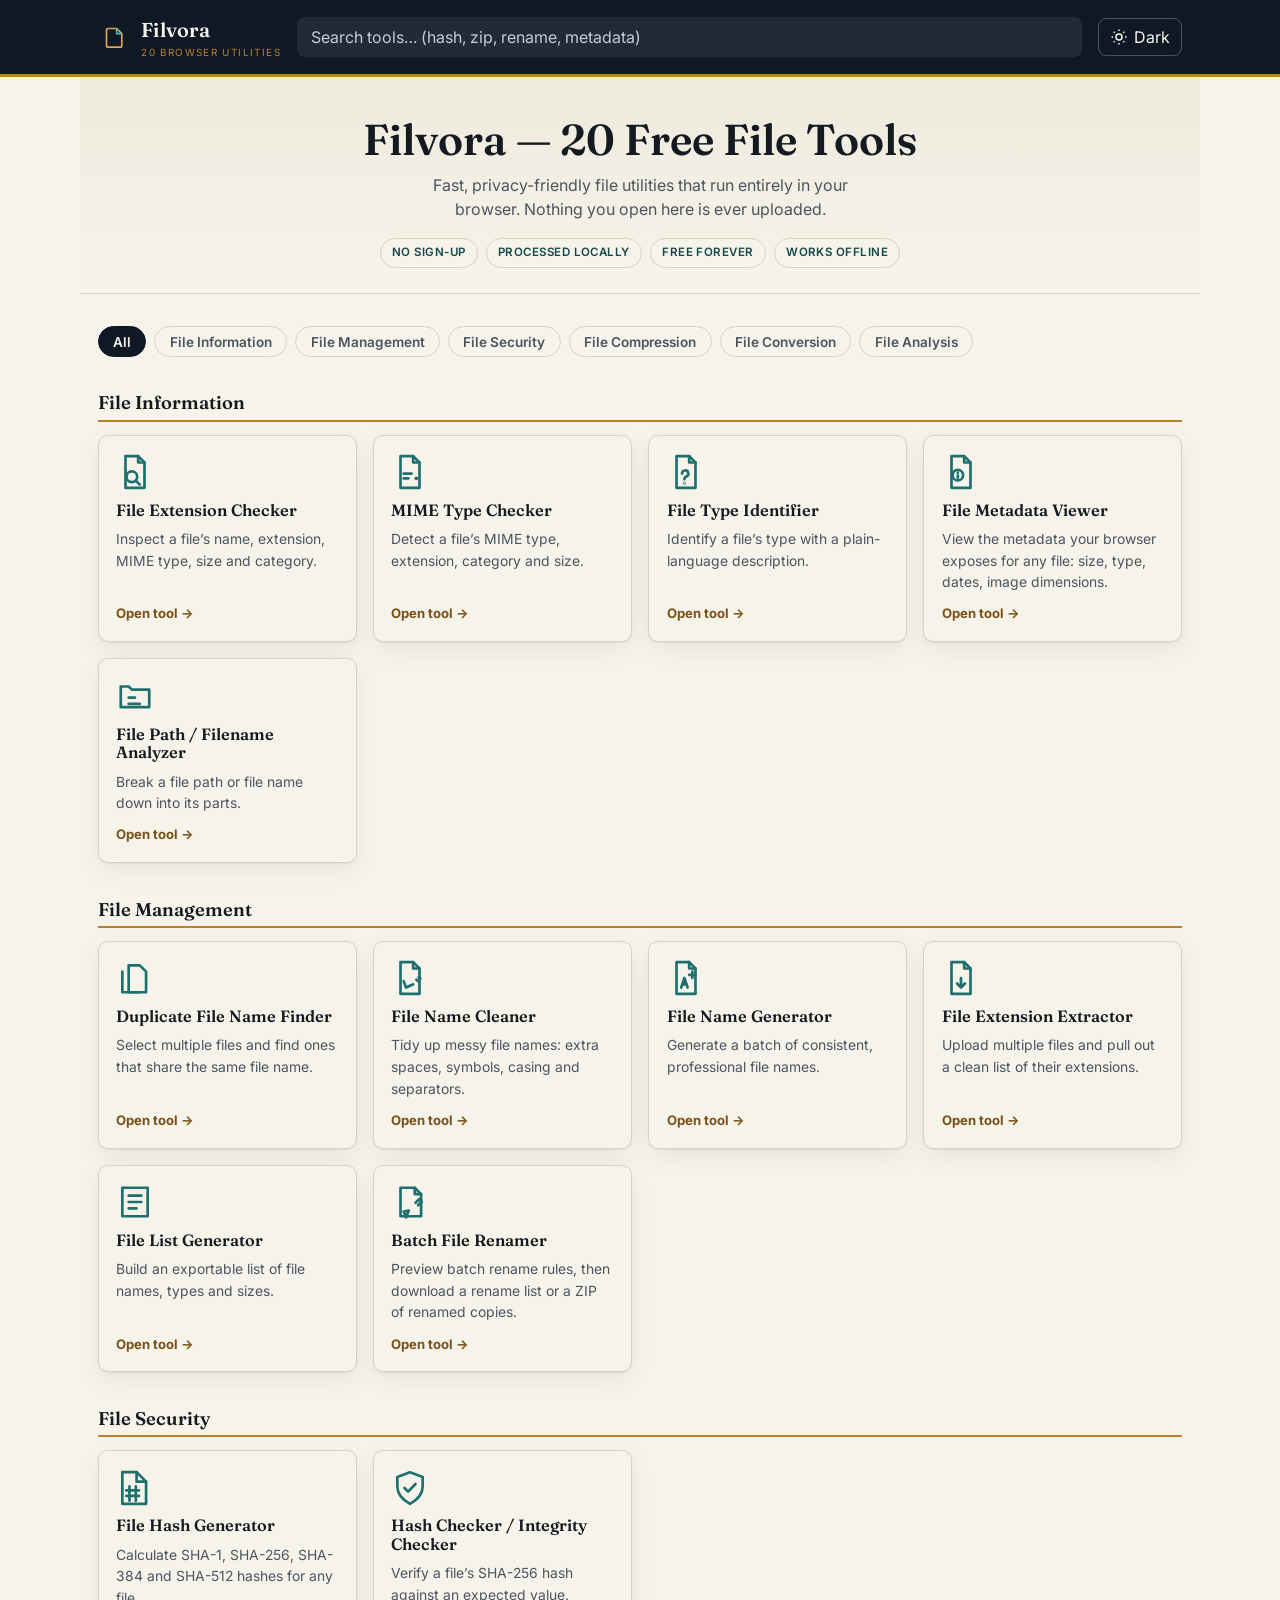
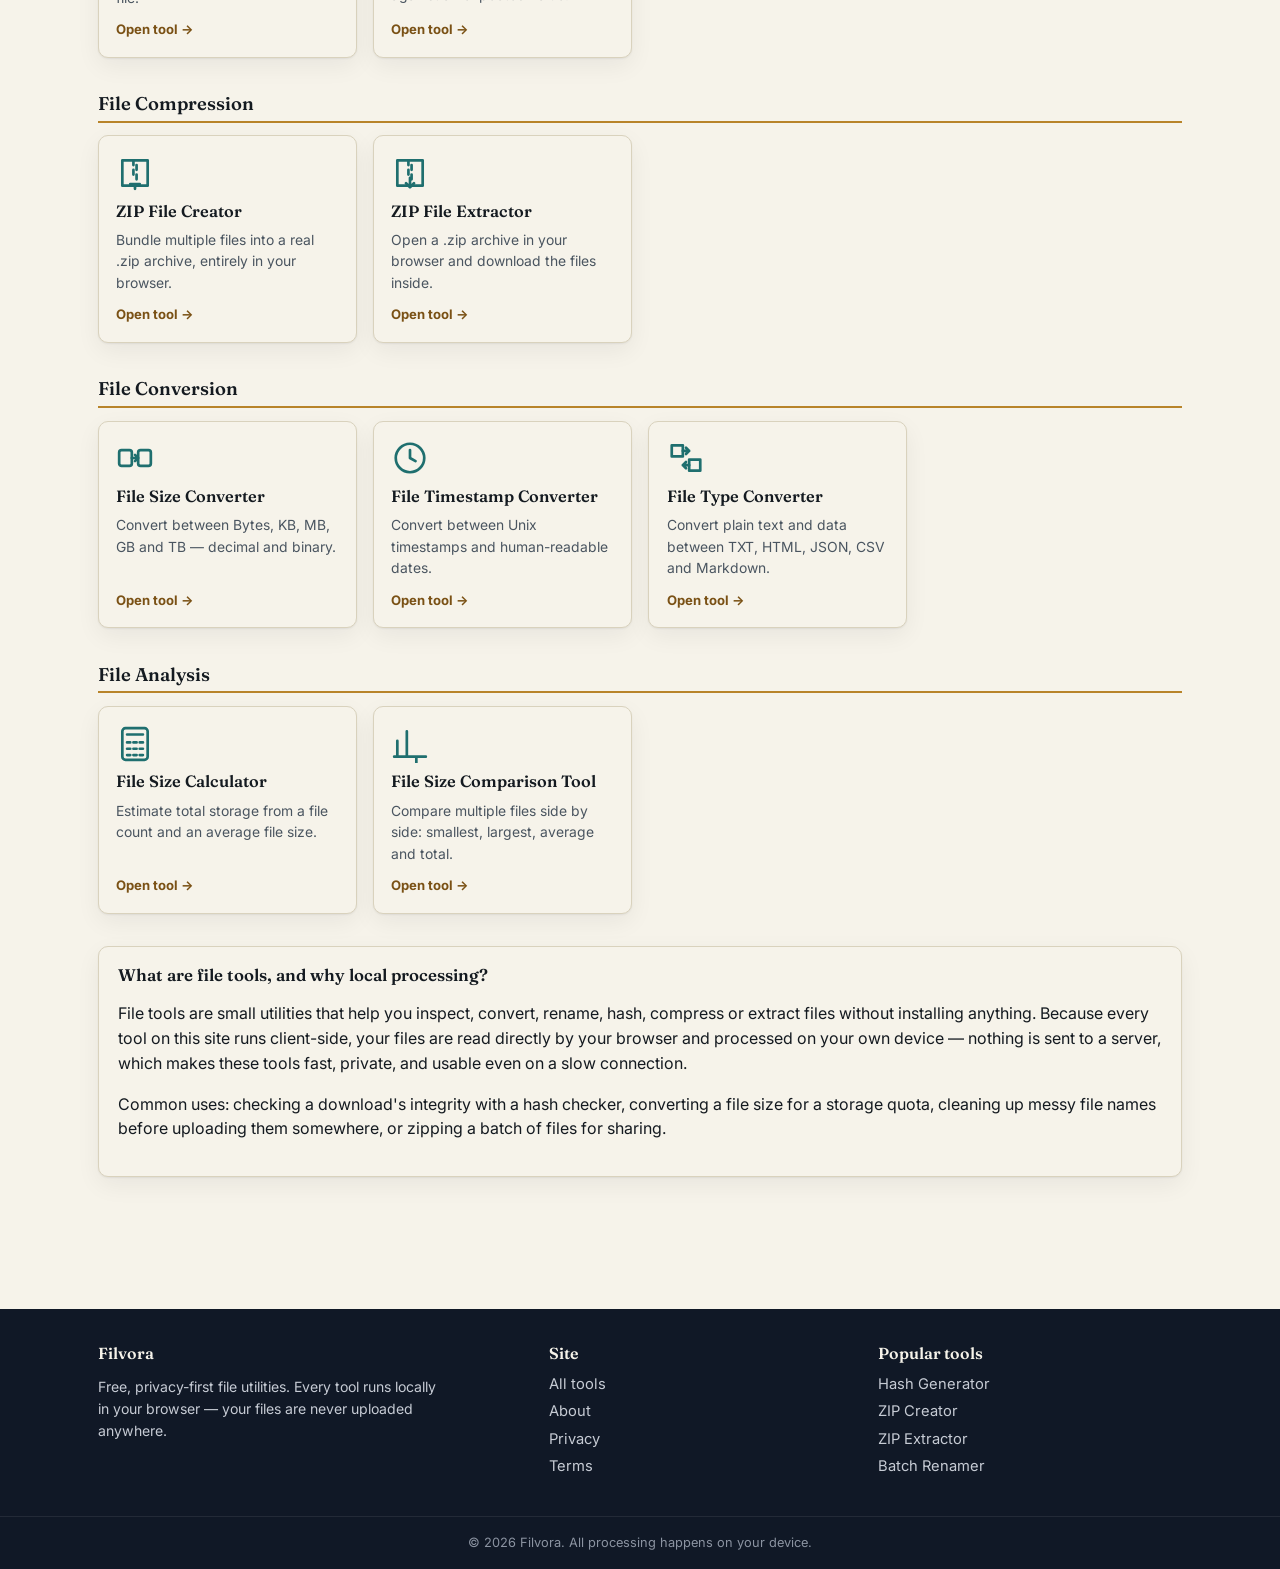
<file: index.html>
<!doctype html>
<html lang="en" data-theme="light">
<head>
<meta charset="UTF-8">
<meta name="viewport" content="width=device-width, initial-scale=1, viewport-fit=cover">
<title>Filvora — 20 Free Online File Utilities</title>
<meta name="description" content="20 free, privacy-friendly file utilities that run entirely in your browser: hash generator, ZIP creator, file size converter, metadata viewer, batch renamer and more. No uploads, no signup.">
<link rel="canonical" href="https://kcm2112007.github.io/Filvora/">
<meta name="theme-color" content="#101826">
<meta name="robots" content="index, follow">

<meta property="og:type" content="website">
<meta property="og:title" content="Filvora — 20 Free Online File Utilities">
<meta property="og:description" content="Client-side file utilities: hashing, ZIP, size conversion, renaming, metadata and more — processed locally in your browser.">
<meta property="og:url" content="https://kcm2112007.github.io/Filvora/">
<meta property="og:image" content="https://kcm2112007.github.io/Filvora/assets/favicon.svg">

<meta name="twitter:card" content="summary_large_image">
<meta name="twitter:title" content="Filvora — 20 Free Online File Utilities">
<meta name="twitter:description" content="20 client-side file utilities. Nothing leaves your browser.">

<link rel="icon" type="image/svg+xml" href="assets/favicon.svg">
<link rel="preconnect" href="https://fonts.googleapis.com">
<link rel="preconnect" href="https://fonts.gstatic.com" crossorigin>
<link href="https://fonts.googleapis.com/css2?family=Fraunces:opsz,wght@9..144,500;9..144,600;9..144,700&family=Inter:wght@400;500;600;700&family=IBM+Plex+Mono:wght@400;500;600&display=swap" rel="stylesheet">
<link rel="stylesheet" href="style.css">

<script type="application/ld+json">
{
  "@context": "https://schema.org",
  "@type": "WebApplication",
  "name": "Filvora",
  "applicationCategory": "UtilitiesApplication",
  "operatingSystem": "Any (browser-based)",
  "offers": {"@type": "Offer", "price": "0", "priceCurrency": "USD"},
  "description": "20 free client-side file utilities: converters, hash generators, ZIP tools, metadata viewers and more."
}
</script>
</head>
<body>

<a class="visually-hidden" href="#main-content">Skip to content</a>

<header class="site-header">
  <div class="header-inner">
    <a class="brand" href="#/" aria-label="Filvora home">
      <svg class="brand-mark" viewBox="0 0 40 40" fill="none" xmlns="http://www.w3.org/2000/svg" aria-hidden="true">
        <rect x="2" y="2" width="36" height="36" rx="8" fill="#101826"/>
        <path d="M12 10h10l6 6v14a2 2 0 0 1-2 2H12a2 2 0 0 1-2-2V12a2 2 0 0 1 2-2z" stroke="#d9a856" stroke-width="2" fill="none"/>
        <path d="M22 10v6h6" stroke="#4fb6b6" stroke-width="2" fill="none"/>
      </svg>
      <span class="brand-text">Filvora<small>20 browser utilities</small></span>
    </a>
    <div class="header-search">
      <label class="visually-hidden" for="global-search">Search tools</label>
      <input id="global-search" type="search" placeholder="Search tools… (hash, zip, rename, metadata)" autocomplete="off">
    </div>
    <button class="theme-toggle" id="theme-toggle" type="button" aria-pressed="false">
      <svg id="theme-icon" width="18" height="18" viewBox="0 0 24 24" fill="none" stroke="currentColor" stroke-width="2" aria-hidden="true"><circle cx="12" cy="12" r="4"/><path d="M12 2v2M12 20v2M4.9 4.9l1.4 1.4M17.7 17.7l1.4 1.4M2 12h2M20 12h2M4.9 19.1l1.4-1.4M17.7 6.3l1.4-1.4"/></svg>
      <span id="theme-label">Dark</span>
    </button>
  </div>
</header>

<main id="main-content"><div id="view"></div></main>

<footer class="site-footer">
  <div class="footer-inner">
    <div>
      <h3>Filvora</h3>
      <p style="color:#c6cbd4;font-size:.88rem;max-width:38ch">Free, privacy-first file utilities. Every tool runs locally in your browser — your files are never uploaded anywhere.</p>
    </div>
    <div>
      <h3>Site</h3>
      <a href="#/">All tools</a>
      <a href="#/about">About</a>
      <a href="#/privacy">Privacy</a>
      <a href="#/terms">Terms</a>
    </div>
    <div>
      <h3>Popular tools</h3>
      <a href="#/hash-generator">Hash Generator</a>
      <a href="#/zip-creator">ZIP Creator</a>
      <a href="#/zip-extractor">ZIP Extractor</a>
      <a href="#/batch-renamer">Batch Renamer</a>
    </div>
  </div>
  <div class="footer-bottom">© 2026 Filvora. All processing happens on your device.</div>
</footer>

<script src="script.js"></script>
</body>
</html>
</file>
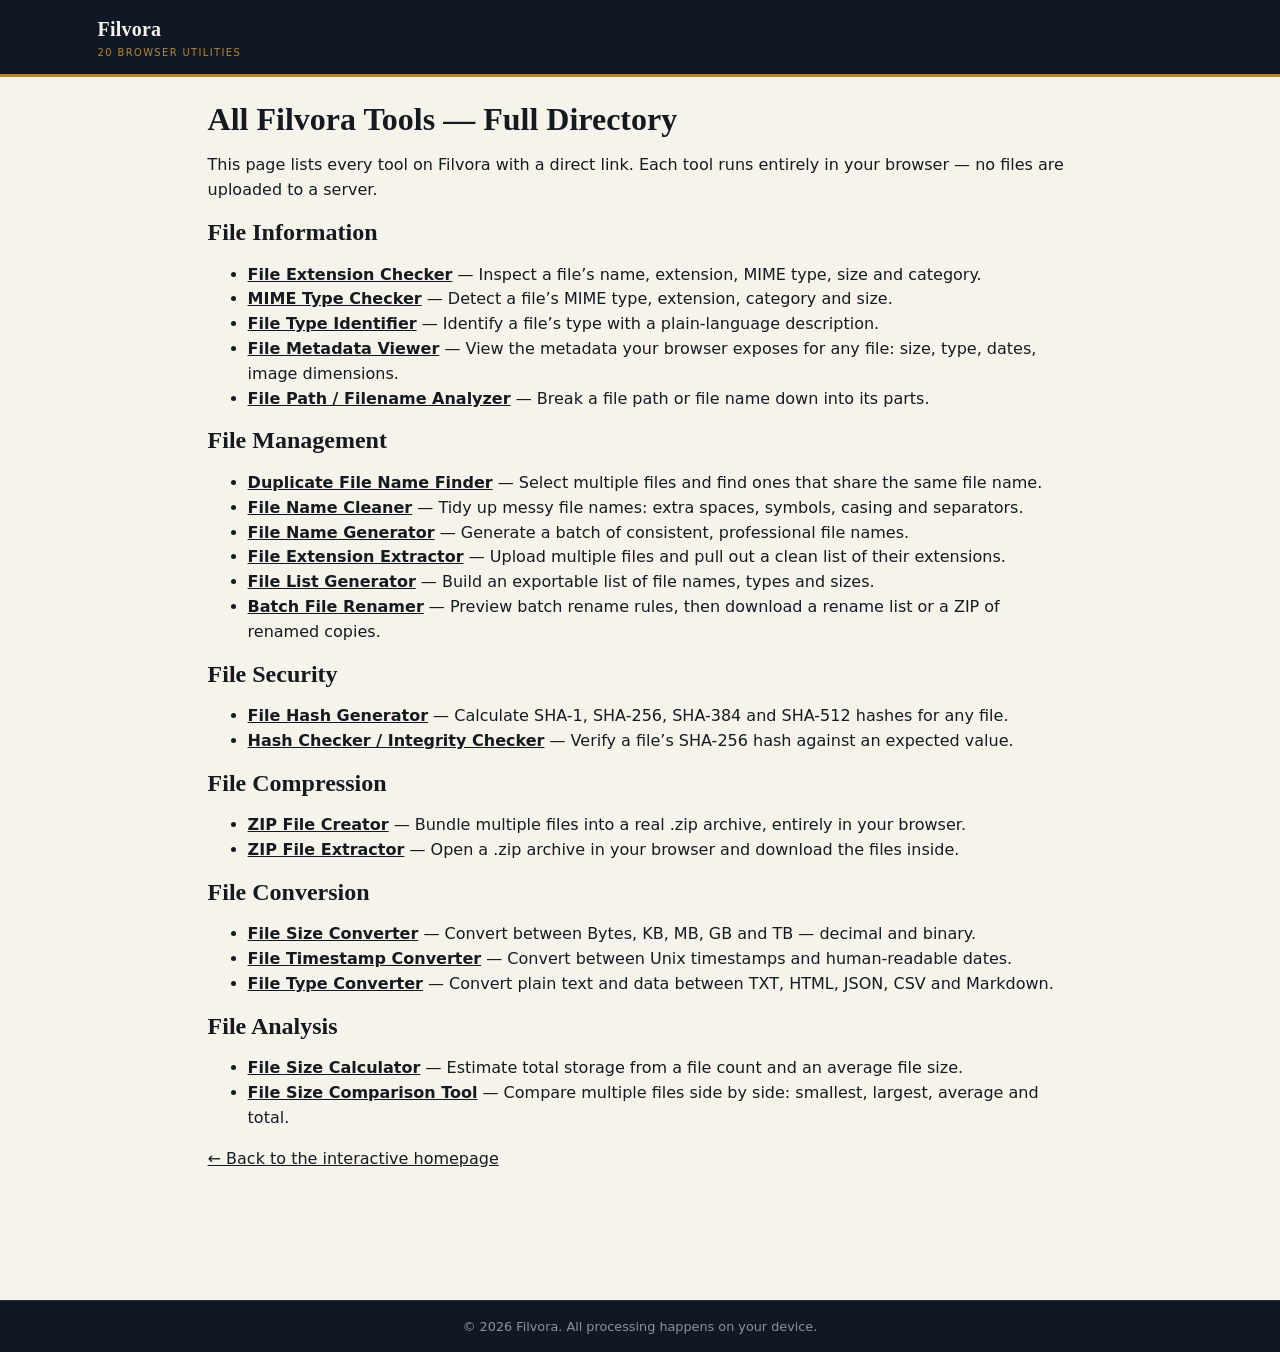
<file: seo.html>
<!doctype html>
<html lang="en">
<head>
<meta charset="UTF-8">
<meta name="viewport" content="width=device-width, initial-scale=1">
<title>All 20 Filvora Tools — Full Directory</title>
<meta name="description" content="Full directory of all 20 Filvora utilities, organized by category: file information, management, security, compression and conversion.">
<link rel="canonical" href="https://kcm2112007.github.io/Filvora/seo.html">
<link rel="icon" type="image/svg+xml" href="assets/favicon.svg">
<link rel="stylesheet" href="style.css">
</head>
<body>
<header class="site-header">
  <div class="header-inner">
    <a class="brand" href="index.html"><span class="brand-text">Filvora<small>20 browser utilities</small></span></a>
  </div>
</header>
<main style="max-width:900px;margin:0 auto;padding:1.5rem 1.1rem 4rem">
  <h1>All Filvora Tools — Full Directory</h1>
  <p>This page lists every tool on Filvora with a direct link. Each tool runs entirely in your browser — no files are uploaded to a server.</p>
  
    <h2>File Information</h2>
    <ul>
      <li><a href="index.html#/extension-checker"><strong>File Extension Checker</strong></a> — Inspect a file’s name, extension, MIME type, size and category.</li>
      <li><a href="index.html#/mime-checker"><strong>MIME Type Checker</strong></a> — Detect a file’s MIME type, extension, category and size.</li>
      <li><a href="index.html#/type-identifier"><strong>File Type Identifier</strong></a> — Identify a file’s type with a plain-language description.</li>
      <li><a href="index.html#/metadata-viewer"><strong>File Metadata Viewer</strong></a> — View the metadata your browser exposes for any file: size, type, dates, image dimensions.</li>
      <li><a href="index.html#/path-analyzer"><strong>File Path / Filename Analyzer</strong></a> — Break a file path or file name down into its parts.</li>
    </ul>

    <h2>File Management</h2>
    <ul>
      <li><a href="index.html#/duplicate-finder"><strong>Duplicate File Name Finder</strong></a> — Select multiple files and find ones that share the same file name.</li>
      <li><a href="index.html#/filename-cleaner"><strong>File Name Cleaner</strong></a> — Tidy up messy file names: extra spaces, symbols, casing and separators.</li>
      <li><a href="index.html#/filename-generator"><strong>File Name Generator</strong></a> — Generate a batch of consistent, professional file names.</li>
      <li><a href="index.html#/extension-extractor"><strong>File Extension Extractor</strong></a> — Upload multiple files and pull out a clean list of their extensions.</li>
      <li><a href="index.html#/file-list-generator"><strong>File List Generator</strong></a> — Build an exportable list of file names, types and sizes.</li>
      <li><a href="index.html#/batch-renamer"><strong>Batch File Renamer</strong></a> — Preview batch rename rules, then download a rename list or a ZIP of renamed copies.</li>
    </ul>

    <h2>File Security</h2>
    <ul>
      <li><a href="index.html#/hash-generator"><strong>File Hash Generator</strong></a> — Calculate SHA-1, SHA-256, SHA-384 and SHA-512 hashes for any file.</li>
      <li><a href="index.html#/hash-checker"><strong>Hash Checker / Integrity Checker</strong></a> — Verify a file’s SHA-256 hash against an expected value.</li>
    </ul>

    <h2>File Compression</h2>
    <ul>
      <li><a href="index.html#/zip-creator"><strong>ZIP File Creator</strong></a> — Bundle multiple files into a real .zip archive, entirely in your browser.</li>
      <li><a href="index.html#/zip-extractor"><strong>ZIP File Extractor</strong></a> — Open a .zip archive in your browser and download the files inside.</li>
    </ul>

    <h2>File Conversion</h2>
    <ul>
      <li><a href="index.html#/size-converter"><strong>File Size Converter</strong></a> — Convert between Bytes, KB, MB, GB and TB — decimal and binary.</li>
      <li><a href="index.html#/timestamp-converter"><strong>File Timestamp Converter</strong></a> — Convert between Unix timestamps and human-readable dates.</li>
      <li><a href="index.html#/type-converter"><strong>File Type Converter</strong></a> — Convert plain text and data between TXT, HTML, JSON, CSV and Markdown.</li>
    </ul>

    <h2>File Analysis</h2>
    <ul>
      <li><a href="index.html#/size-calculator"><strong>File Size Calculator</strong></a> — Estimate total storage from a file count and an average file size.</li>
      <li><a href="index.html#/size-comparison"><strong>File Size Comparison Tool</strong></a> — Compare multiple files side by side: smallest, largest, average and total.</li>
    </ul>

  <p><a href="index.html">&larr; Back to the interactive homepage</a></p>
</main>
<footer class="site-footer"><div class="footer-bottom">© 2026 Filvora. All processing happens on your device.</div></footer>
</body>
</html>
</file>
<file: style.css>
/* =========================================================
   FILE TOOLS — Ledger / Editorial design system
   Fraunces (display) + Inter (body) + IBM Plex Mono (data)
   ========================================================= */

:root{
  --paper:#f6f3ea;
  --paper-2:#eeeadd;
  --ink:#141a20;
  --ink-soft:#4a5560;
  --navy:#101826;
  --navy-2:#182234;
  --line:#d9d2bd;
  --amber:#b8842a;
  --amber-ink:#7a5115;
  --teal:#1f6f6f;
  --teal-ink:#134949;
  --ok:#1f6f4a;
  --err:#a3372a;
  --radius:10px;
  --shadow:0 1px 2px rgba(16,24,38,.06), 0 8px 24px rgba(16,24,38,.06);
  --mono:'IBM Plex Mono',ui-monospace,Menlo,Consolas,monospace;
  --display:'Fraunces',Georgia,serif;
  --body:'Inter',system-ui,-apple-system,Segoe UI,sans-serif;
}

[data-theme="dark"]{
  --paper:#0e1420;
  --paper-2:#141c2b;
  --ink:#eae6da;
  --ink-soft:#a9b2bd;
  --navy:#0a0f18;
  --navy-2:#131c2c;
  --line:#293346;
  --amber:#d9a856;
  --amber-ink:#f0c987;
  --teal:#4fb6b6;
  --teal-ink:#8fd6d6;
  --ok:#4fbf8c;
  --err:#e0685a;
  --shadow:0 1px 2px rgba(0,0,0,.3), 0 8px 24px rgba(0,0,0,.35);
}

*,*::before,*::after{box-sizing:border-box}
html{scroll-behavior:smooth}
body{
  margin:0;
  background:var(--paper);
  color:var(--ink);
  font-family:var(--body);
  line-height:1.55;
  -webkit-font-smoothing:antialiased;
}
img,svg{display:block;max-width:100%}
a{color:inherit}
button,input,select,textarea{font-family:inherit;font-size:1rem;color:inherit}
h1,h2,h3{font-family:var(--display);font-weight:600;line-height:1.15;margin:0 0 .5rem}
code,.mono,.num{font-family:var(--mono)}
.visually-hidden{position:absolute;width:1px;height:1px;overflow:hidden;clip:rect(0 0 0 0);white-space:nowrap}
:focus-visible{outline:3px solid var(--teal);outline-offset:2px}

/* ---------- layout shell ---------- */
.site-header{
  background:var(--navy);
  color:var(--paper);
  position:sticky;top:0;z-index:40;
  border-bottom:3px solid var(--amber);
}
.header-inner{
  max-width:1120px;margin:0 auto;padding:.85rem 1.1rem;
  display:flex;align-items:center;gap:1rem;flex-wrap:wrap;
}
.brand{display:flex;align-items:center;gap:.6rem;text-decoration:none;color:var(--paper)}
.brand-mark{width:34px;height:34px;flex:0 0 auto}
.brand-text{font-family:var(--display);font-weight:600;font-size:1.25rem;letter-spacing:.01em}
.brand-text small{display:block;font-family:var(--body);font-weight:400;font-size:.62rem;letter-spacing:.14em;text-transform:uppercase;color:var(--amber)}

.header-search{flex:1 1 240px;min-width:0}
.header-search input{
  width:100%;padding:.55rem .8rem;border-radius:8px;border:1px solid transparent;
  background:rgba(255,255,255,.08);color:var(--paper);
}
.header-search input::placeholder{color:#c6cbd4}
.header-search input:focus{background:var(--paper);color:var(--ink);outline:2px solid var(--amber)}

.theme-toggle{
  border:1px solid rgba(255,255,255,.25);background:transparent;color:var(--paper);
  border-radius:8px;padding:.5rem .7rem;cursor:pointer;display:flex;gap:.4rem;align-items:center;
}
.theme-toggle:hover{border-color:var(--amber)}

main{max-width:1120px;margin:0 auto;padding:1.5rem 1.1rem 4rem}

.site-footer{background:var(--navy);color:#c6cbd4;margin-top:3rem}
.footer-inner{max-width:1120px;margin:0 auto;padding:2.2rem 1.1rem;display:grid;gap:1.6rem;grid-template-columns:1.4fr 1fr 1fr}
.footer-inner h3{color:var(--paper);font-size:1rem}
.footer-inner a{display:block;color:#c6cbd4;text-decoration:none;padding:.15rem 0;font-size:.92rem}
.footer-inner a:hover{color:var(--amber)}
.footer-bottom{text-align:center;padding:1rem;font-size:.8rem;color:#8b93a1;border-top:1px solid rgba(255,255,255,.08)}
@media (max-width:640px){.footer-inner{grid-template-columns:1fr}}

/* ---------- home / hero ---------- */
.hero{
  text-align:center;padding:2.4rem 1rem 1.6rem;
  background:linear-gradient(180deg,var(--paper-2),transparent);
  border-bottom:1px solid var(--line);margin:-1.5rem -1.1rem 2rem;
}
.hero h1{font-size:clamp(1.8rem,4vw,2.7rem)}
.hero p{color:var(--ink-soft);max-width:46ch;margin:.4rem auto 0}
.hero-badges{display:flex;justify-content:center;gap:.5rem;flex-wrap:wrap;margin-top:1rem}
.badge{
  font-size:.72rem;letter-spacing:.04em;text-transform:uppercase;font-weight:600;
  border:1px solid var(--line);border-radius:999px;padding:.3rem .7rem;color:var(--teal-ink);
  background:var(--paper);
}

.category-nav{display:flex;flex-wrap:wrap;gap:.5rem;margin-bottom:1.6rem}
.category-nav button{
  border:1px solid var(--line);background:var(--paper);border-radius:999px;
  padding:.4rem .9rem;font-size:.85rem;cursor:pointer;font-weight:600;color:var(--ink-soft);
}
.category-nav button.active{background:var(--navy);color:var(--paper);border-color:var(--navy)}

.tool-grid{display:grid;grid-template-columns:repeat(auto-fill,minmax(240px,1fr));gap:1rem}
.tool-card{
  background:var(--paper);border:1px solid var(--line);border-radius:var(--radius);
  padding:1.1rem;box-shadow:var(--shadow);display:flex;flex-direction:column;gap:.6rem;
  text-decoration:none;color:inherit;transition:transform .12s ease,border-color .12s ease;
}
.tool-card:hover{transform:translateY(-2px);border-color:var(--amber)}
.tool-icon{width:38px;height:38px;color:var(--teal)}
.tool-card h3{font-size:1.02rem;margin:0}
.tool-card p{margin:0;color:var(--ink-soft);font-size:.87rem;flex:1}
.tool-open{font-size:.82rem;font-weight:700;color:var(--amber-ink);display:flex;align-items:center;gap:.3rem}
.no-results{text-align:center;color:var(--ink-soft);padding:2.5rem 1rem}

.category-heading{
  font-family:var(--display);font-size:1.15rem;margin:2.2rem 0 .8rem;
  padding-bottom:.4rem;border-bottom:2px solid var(--amber);
}

/* ---------- tool page ---------- */
.breadcrumb{font-size:.82rem;color:var(--ink-soft);margin-bottom:.6rem}
.breadcrumb a{color:var(--teal-ink);text-decoration:none}
.breadcrumb a:hover{text-decoration:underline}
.tool-header{margin-bottom:1.4rem}
.tool-header p{color:var(--ink-soft);max-width:65ch}
.back-link{
  display:inline-flex;align-items:center;gap:.35rem;margin-bottom:1rem;
  color:var(--teal-ink);text-decoration:none;font-weight:600;font-size:.9rem;
}

.panel{
  background:var(--paper);border:1px solid var(--line);border-radius:var(--radius);
  padding:1.2rem;box-shadow:var(--shadow);margin-bottom:1.2rem;
}
.panel h2{font-size:1.05rem;margin-bottom:.8rem}

.dropzone{
  border:2px dashed var(--line);border-radius:var(--radius);padding:2rem 1rem;
  text-align:center;cursor:pointer;color:var(--ink-soft);background:var(--paper-2);
  transition:border-color .12s ease,background .12s ease;
}
.dropzone.dragover{border-color:var(--amber);background:rgba(184,132,42,.08);color:var(--ink)}
.dropzone svg{width:34px;height:34px;margin:0 auto .5rem;color:var(--teal)}
.dropzone strong{color:var(--teal-ink)}
.dropzone input[type=file]{display:none}

.file-chip-list{list-style:none;margin:.9rem 0 0;padding:0;display:flex;flex-direction:column;gap:.4rem}
.file-chip{
  display:flex;align-items:center;gap:.6rem;background:var(--paper-2);border:1px solid var(--line);
  border-radius:8px;padding:.45rem .6rem;font-size:.85rem;
}
.file-chip .fc-name{flex:1;overflow:hidden;text-overflow:ellipsis;white-space:nowrap}
.file-chip .fc-size{color:var(--ink-soft);font-family:var(--mono);font-size:.78rem}
.file-chip button{background:none;border:none;color:var(--err);cursor:pointer;font-size:1.1rem;line-height:1;padding:.1rem .3rem}

.field-row{display:flex;flex-wrap:wrap;gap:.8rem;margin-bottom:.8rem}
.field{flex:1 1 160px;display:flex;flex-direction:column;gap:.3rem}
.field label{font-size:.82rem;font-weight:600;color:var(--ink-soft)}
.field input[type=text],.field input[type=number],.field input[type=date],.field select,.field textarea{
  padding:.55rem .7rem;border:1px solid var(--line);border-radius:8px;background:var(--paper);color:var(--ink);width:100%;
}
.field textarea{font-family:var(--mono);font-size:.85rem;min-height:110px;resize:vertical}
.check-row{display:flex;align-items:center;gap:.5rem;font-size:.88rem}
.checks-grid{display:flex;flex-wrap:wrap;gap:.6rem 1.1rem;margin-bottom:.8rem}

.btn{
  border:1px solid var(--navy);background:var(--navy);color:var(--paper);border-radius:8px;
  padding:.6rem 1.1rem;font-weight:700;cursor:pointer;font-size:.9rem;display:inline-flex;
  align-items:center;gap:.4rem;
}
.btn:hover{background:var(--navy-2)}
.btn.secondary{background:var(--paper);color:var(--ink);border-color:var(--line)}
.btn.secondary:hover{border-color:var(--amber)}
.btn.accent{background:var(--amber);border-color:var(--amber);color:#241a08}
.btn[disabled]{opacity:.5;cursor:not-allowed}
.btn-row{display:flex;flex-wrap:wrap;gap:.6rem;margin-top:.9rem}

.result-box{
  background:var(--paper-2);border:1px solid var(--line);border-radius:8px;padding:.9rem;
  font-family:var(--mono);font-size:.85rem;white-space:pre-wrap;word-break:break-word;
}
.result-grid{display:grid;grid-template-columns:repeat(auto-fit,minmax(160px,1fr));gap:.7rem}
.result-item{background:var(--paper-2);border:1px solid var(--line);border-radius:8px;padding:.7rem .8rem}
.result-item .ri-label{font-size:.72rem;text-transform:uppercase;letter-spacing:.05em;color:var(--ink-soft);display:block;margin-bottom:.2rem}
.result-item .ri-value{font-family:var(--mono);font-size:.95rem;word-break:break-all}

table{width:100%;border-collapse:collapse;font-size:.85rem}
th,td{text-align:left;padding:.5rem .6rem;border-bottom:1px solid var(--line)}
th{font-size:.72rem;text-transform:uppercase;letter-spacing:.04em;color:var(--ink-soft)}
.table-wrap{overflow-x:auto}

.status-line{display:flex;align-items:center;gap:.5rem;font-weight:700;padding:.7rem .9rem;border-radius:8px;font-size:.9rem}
.status-match{background:rgba(31,111,74,.12);color:var(--ok)}
.status-nomatch{background:rgba(163,55,42,.12);color:var(--err)}
.status-info{background:rgba(31,111,111,.1);color:var(--teal-ink)}
.status-error{background:rgba(163,55,42,.1);color:var(--err)}

.note{font-size:.82rem;color:var(--ink-soft);margin-top:.6rem}
.note.warn{color:var(--amber-ink)}
.hint{background:rgba(31,111,111,.08);border-left:3px solid var(--teal);padding:.6rem .8rem;border-radius:6px;font-size:.85rem;margin-bottom:.9rem}
.privacy-note{
  display:flex;gap:.5rem;align-items:flex-start;font-size:.82rem;color:var(--teal-ink);
  background:rgba(31,111,111,.08);border:1px solid rgba(31,111,111,.25);border-radius:8px;padding:.6rem .8rem;margin-bottom:1rem;
}
.privacy-note svg{width:18px;height:18px;flex:0 0 auto;margin-top:1px}

details.faq{border-bottom:1px solid var(--line);padding:.6rem 0}
details.faq summary{cursor:pointer;font-weight:600;font-family:var(--display)}
details.faq p{margin:.5rem 0 0;color:var(--ink-soft);font-size:.9rem}

.progress-wrap{background:var(--paper-2);border-radius:6px;overflow:hidden;height:8px;margin:.6rem 0}
.progress-bar{height:100%;background:var(--teal);width:0%;transition:width .15s ease}

.spinner{width:16px;height:16px;border:2px solid rgba(0,0,0,.15);border-top-color:var(--teal);border-radius:50%;animation:spin .7s linear infinite}
[data-theme="dark"] .spinner{border-color:rgba(255,255,255,.2);border-top-color:var(--teal)}
@keyframes spin{to{transform:rotate(360deg)}}

@media (max-width:520px){
  .field-row{gap:.6rem}
  .btn{width:100%;justify-content:center}
  .btn-row .btn{width:auto}
}
</file>
